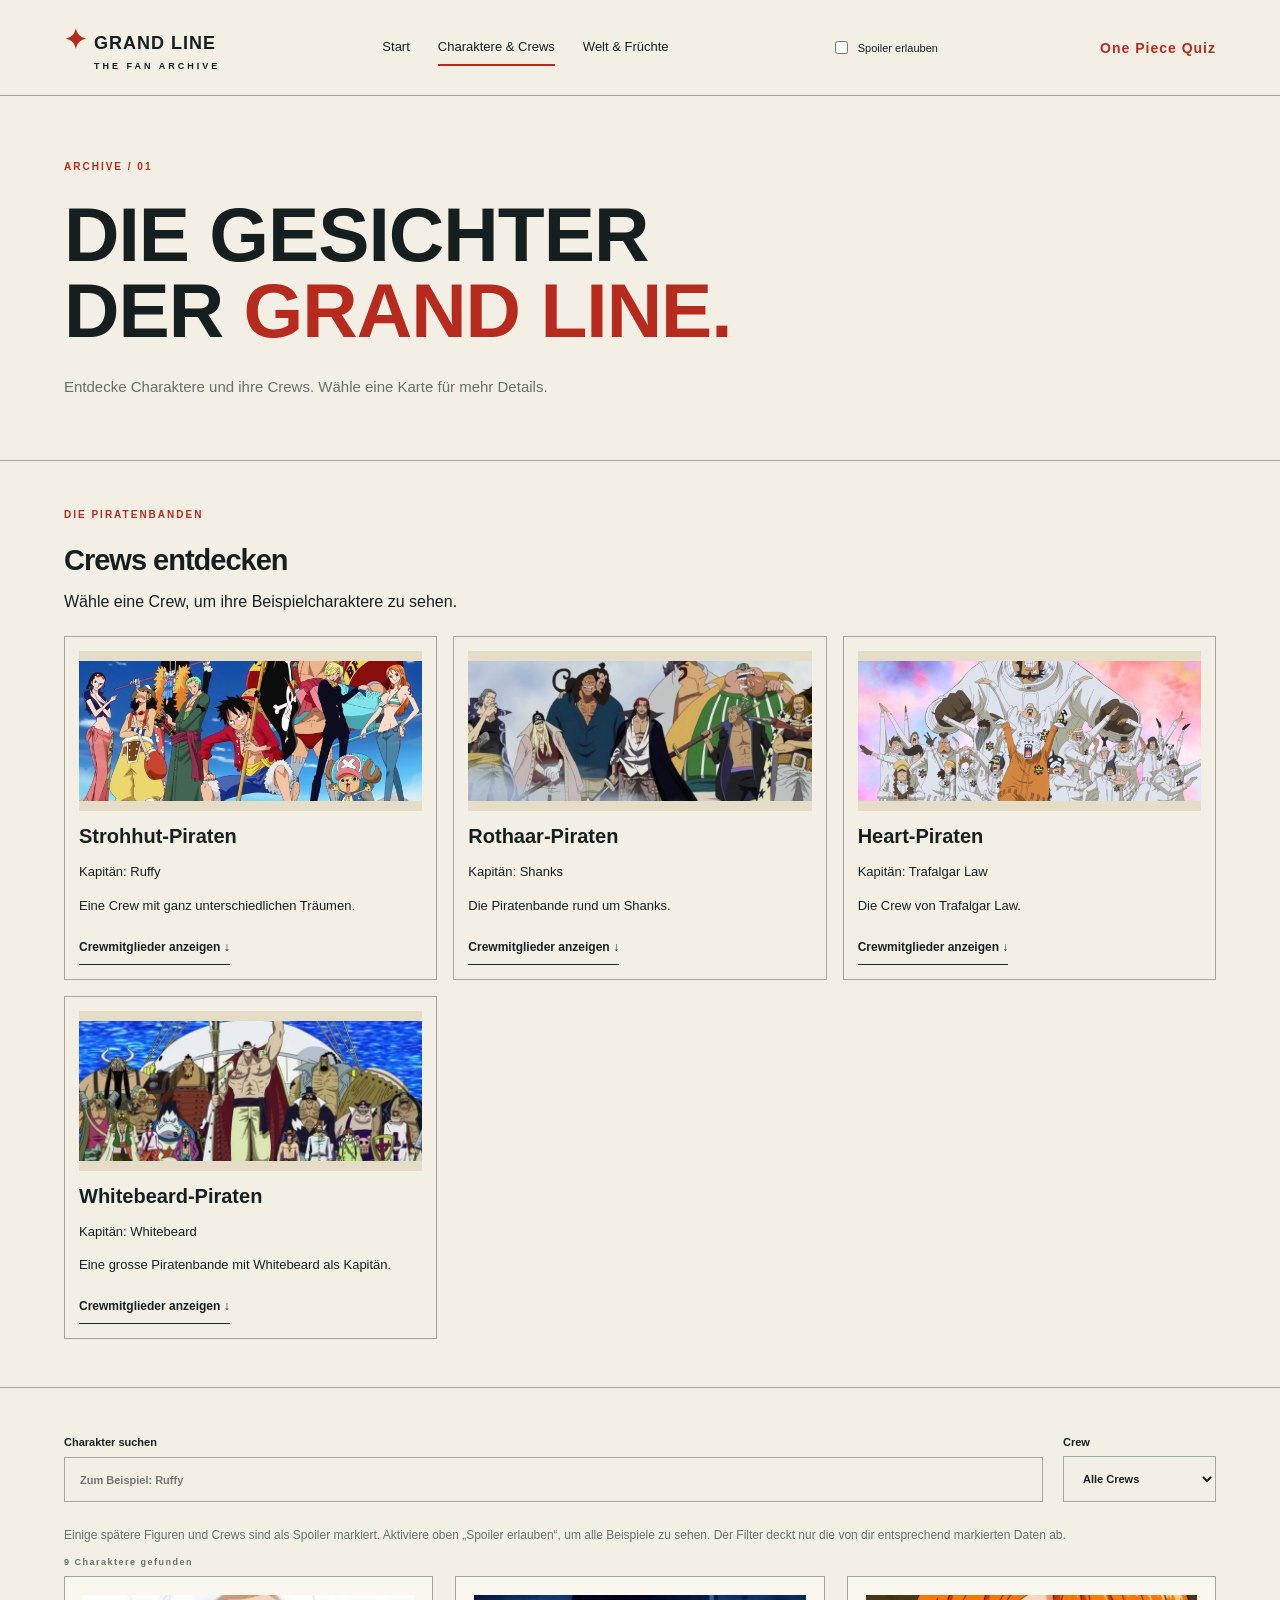
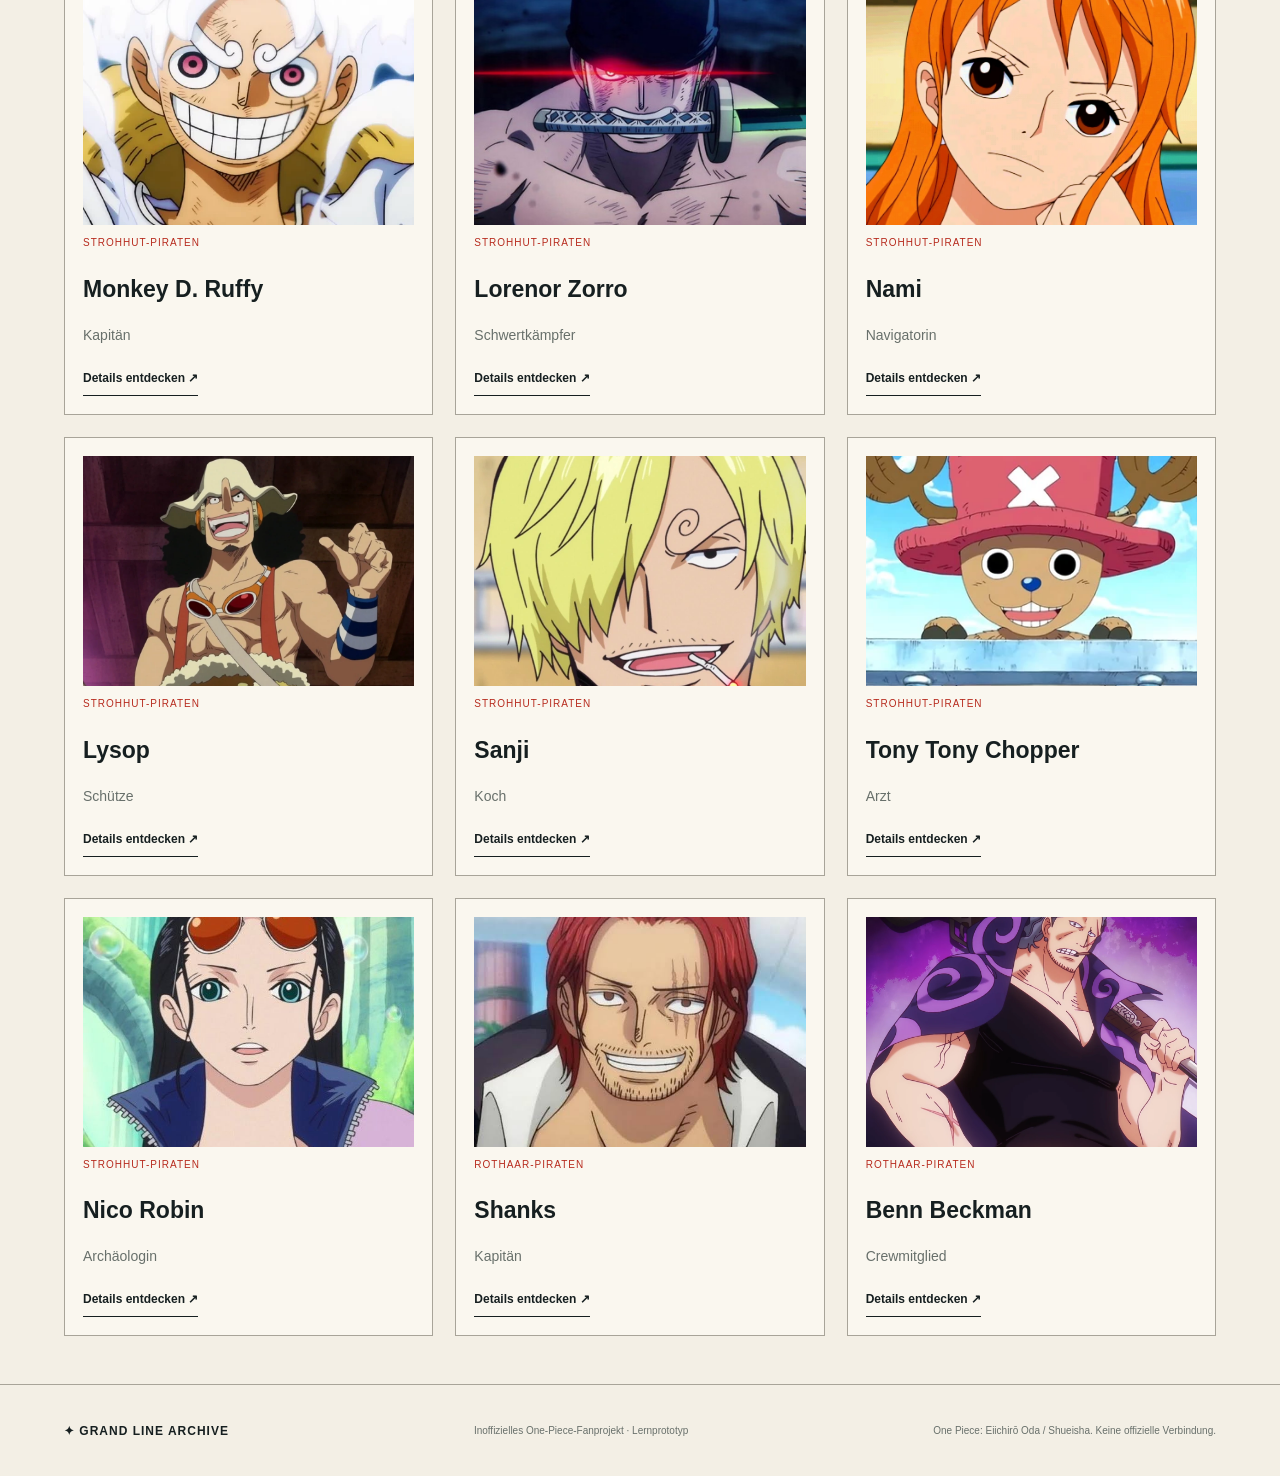
<file: charaktere.html>
<!doctype html>
<html lang="de">

<head>
  <meta charset="utf-8">
  <meta name="viewport" content="width=device-width, initial-scale=1">
  <title>Charaktere & Crews · Grand Line Archive</title>
  <link rel="stylesheet" href="style.css">
  <!-- Nur noch EINE JavaScript-Datei: Daten oben, Funktionen darunter. -->
  <script src="app.js" defer></script>
</head>

<body>
  <a class="skip" href="#main">Zum Inhalt</a>
  <!-- Navigation, Quiz-Link und Spoiler-Schalter: einmal zentral in app.js ändern. -->
  <header id="site-header"></header>

  <!-- HIER bearbeitest du die Überschriften und Inhalte dieser Seite. -->
  <main id="main">
    <section class="page-title">
      <p class="eyebrow">ARCHIVE / 01</p>
      <h1>DIE GESICHTER<br>DER <em>GRAND LINE.</em>
      </h1>
      <p>Entdecke Charaktere und ihre Crews. Wähle eine Karte für mehr Details.</p>
    </section>
    <section class="section">
      <p class="eyebrow">DIE PIRATENBANDEN</p>
      <h2>Crews entdecken</h2>
      <p>Wähle eine Crew, um ihre Beispielcharaktere zu sehen.</p>
      <div id="crews" class="crew-grid">
      </div>
    </section>
    <section class="section">
      <div class="tools">
        <label class="search">Charakter suchen<input id="search" type="search" placeholder="Zum Beispiel: Ruffy">
        </label>
        <label>Crew
          <select id="crew">
            <option value="all">Alle Crews</option>
          </select>
        </label>
      </div>
      <p id="result-count" class="micro" aria-live="polite">
      </p>
      <div id="characters" class="cards">
      </div>
      <p id="empty" hidden>Kein Treffer. Versuche einen anderen Namen oder eine andere Crew.</p>
    </section>
  </main>

  <!-- Fusszeile und Detailfenster werden ebenfalls zentral eingesetzt. -->
  <footer id="site-footer"></footer>
  <dialog id="details" aria-labelledby="detail-title">
    <button class="close" type="button" aria-label="Details schliessen">×</button>
    <div id="detail-content"></div>
  </dialog>
  <noscript>Bitte aktiviere JavaScript für Navigation, Karten, Suche und Filter. Die drei Seiten: <a
      href="index.html">Start</a>, <a href="charaktere.html">Charaktere & Crews</a>, <a href="welt.html">Welt &
      Früchte</a>.</noscript>
</body>

</html>
</file>
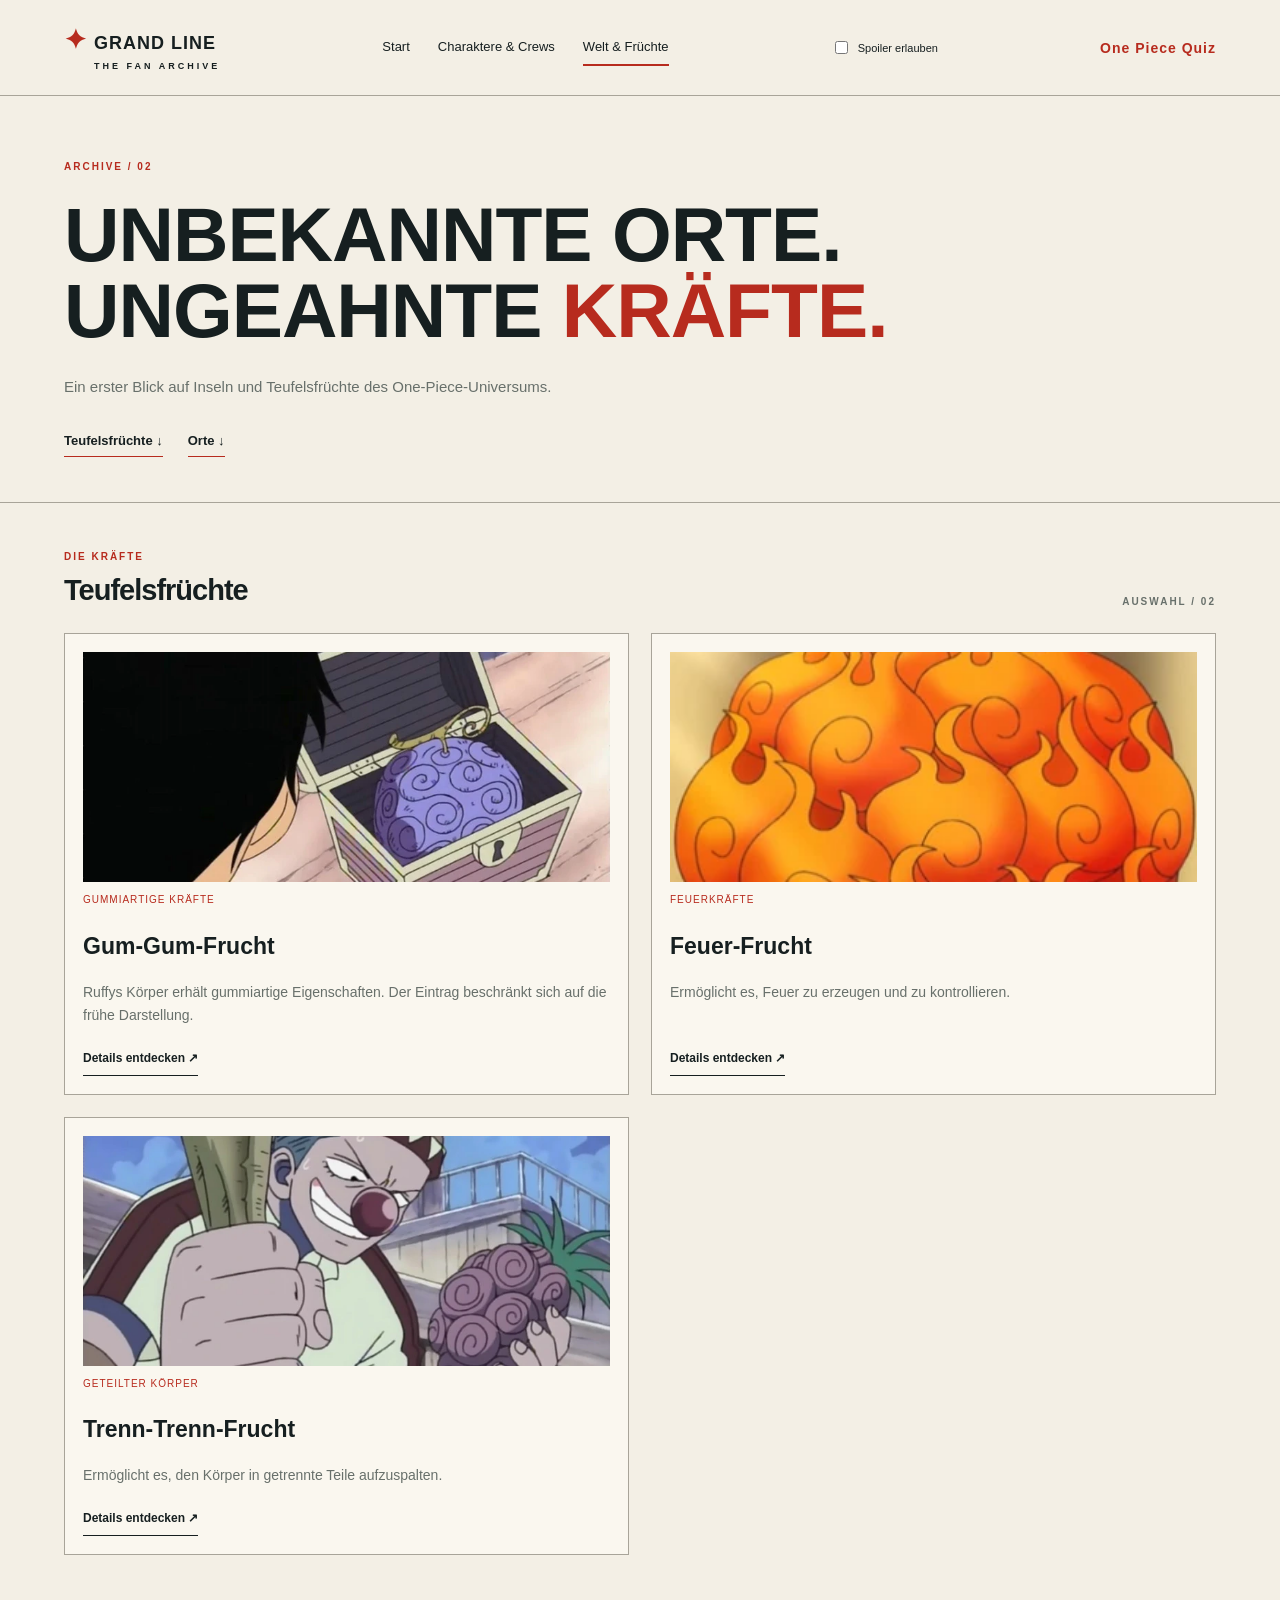
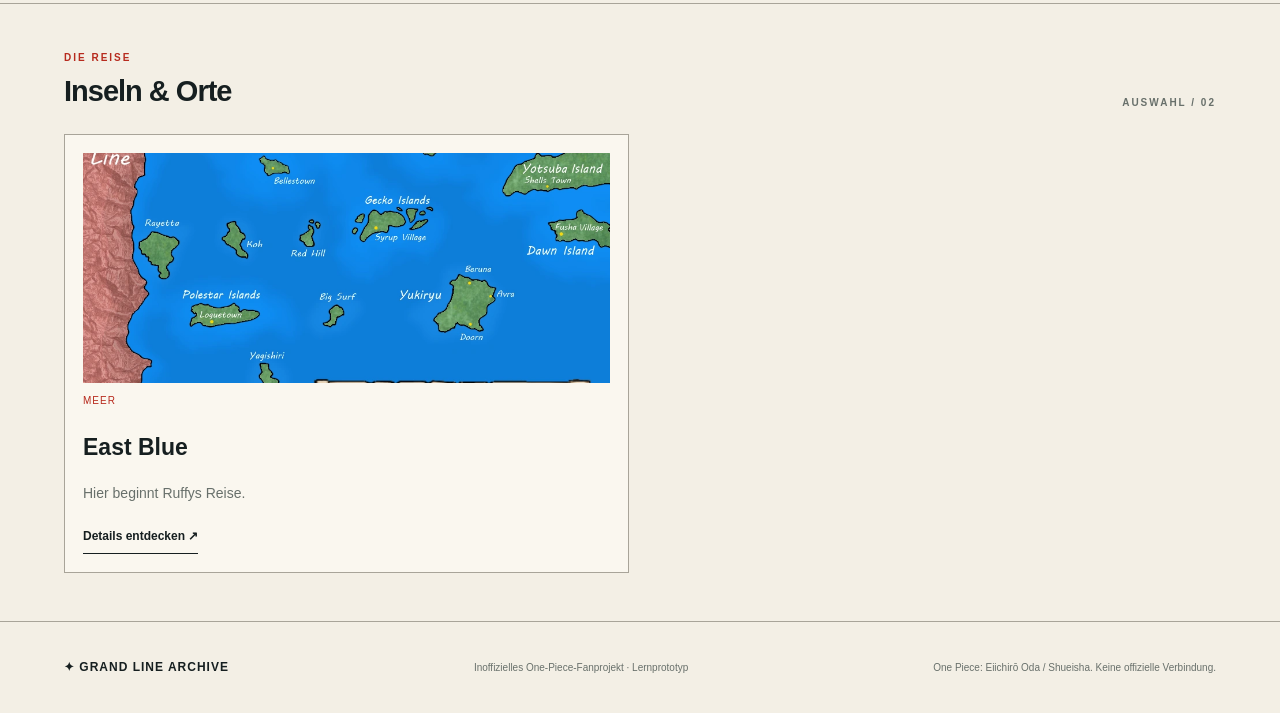
<file: welt.html>
<!doctype html>
<html lang="de">

<head>
  <meta charset="utf-8">
  <meta name="viewport" content="width=device-width, initial-scale=1">
  <title>Welt & Früchte · Grand Line Archive</title>
  <link rel="stylesheet" href="style.css">
  <!-- Nur noch EINE JavaScript-Datei: Daten oben, Funktionen darunter. -->
  <script src="app.js" defer></script>
</head>

<body>
  <a class="skip" href="#main">Zum Inhalt</a>
  <!-- Navigation, Quiz-Link und Spoiler-Schalter: einmal zentral in app.js ändern. -->
  <header id="site-header"></header>

  <!-- HIER bearbeitest du die Überschriften und Inhalte dieser Seite. -->
  <main id="main">
    <section class="page-title">
      <p class="eyebrow">ARCHIVE / 02</p>
      <h1>UNBEKANNTE ORTE.<br>UNGEAHNTE <em>KRÄFTE.</em>
      </h1>
      <p>Ein erster Blick auf Inseln und Teufelsfrüchte des One-Piece-Universums.</p>
      <div class="jump">
        <a href="#fruechte">Teufelsfrüchte ↓</a>
        <a href="#orte">Orte ↓</a>
      </div>
    </section>
    <section class="section" id="fruechte">
      <div class="section-heading">
        <div>
          <p class="eyebrow">DIE KRÄFTE</p>
          <h2>Teufelsfrüchte</h2>
        </div>
        <span class="issue">AUSWAHL / 02</span>
      </div>
      <div id="fruits" class="cards two">
      </div>
    </section>
    <section class="section" id="orte">
      <div class="section-heading">
        <div>
          <p class="eyebrow">DIE REISE</p>
          <h2>Inseln & Orte</h2>
        </div>
        <span class="issue">AUSWAHL / 02</span>
      </div>
      <div id="places" class="cards two">
      </div>
    </section>
  </main>

  <!-- Fusszeile und Detailfenster werden ebenfalls zentral eingesetzt. -->
  <footer id="site-footer"></footer>
  <dialog id="details" aria-labelledby="detail-title">
    <button class="close" type="button" aria-label="Details schliessen">×</button>
    <div id="detail-content"></div>
  </dialog>
  <noscript>Bitte aktiviere JavaScript für Navigation, Karten, Suche und Filter. Die drei Seiten: <a
      href="index.html">Start</a>, <a href="charaktere.html">Charaktere & Crews</a>, <a href="welt.html">Welt &
      Früchte</a>.</noscript>
</body>

</html>
</file>
<file: style.css>
/* FARBEN – diese Variablen gelten überall */
:root {
   --bg: #f3efe5;
   --ink: #161f20;
   --red: #b72b1e;
   --gold: #a78944;
   --line: #a8a499;
   --muted: #68706b
}

* {
   box-sizing: border-box
}

html {
   scroll-behavior: smooth;
   scroll-padding-top: 24px
}

body {
   margin: 0;
   background: var(--bg);
   color: var(--ink);
   font-family: Arial, Helvetica, sans-serif
}

a {
   color: inherit;
   text-decoration: none
}

button,
input,
select {
   font: inherit
}

button,
a,
input,
select {
   touch-action: manipulation
}

a:focus-visible,
button:focus-visible,
input:focus-visible,
select:focus-visible {
   outline: 3px solid var(--red);
   outline-offset: 5px
}

/* KOPFZEILE UND NAVIGATION */
header {
   padding: 24px 5%;
   display: flex;
   align-items: center;
   justify-content: space-between;
   border-bottom: 1px solid var(--line);
   gap: 24px
}

.brand {
   font-weight: 900;
   letter-spacing: 1px;
   font-size: 18px
}

.brand small {
   display: block;
   font-size: 9px;
   letter-spacing: 3px;
   margin: 5px 0 0 30px
}

.brand-icon {
   font-size: 27px;
   color: var(--red)
}

nav {
   display: flex;
   gap: 28px;
   font-size: 13px
}

nav a {
   padding: 10px 0
}

nav a[aria-current] {
   border-bottom: 2px solid var(--red)
}

.spoiler {
   font-size: 11px;
   display: flex;
   align-items: center;
   gap: 7px
}

input[type=checkbox] {
   accent-color: var(--red)
}

/* STARTSEITE: GROSSER EINSTIEG */
.hero {
   display: grid;
   grid-template-columns: 1.2fr 1fr;
   min-height: 530px;
   border-bottom: 1px solid var(--line)
}

.hero-copy {
   padding: 65px 0 55px 8.4%
}

.eyebrow,
.micro,
.issue,
.tag {
   font-size: 10px;
   font-weight: 700;
   letter-spacing: 2px
}

.eyebrow {
   color: var(--red);
   margin: 0 0 24px
}

h1 {
   font-family: Impact, 'Arial Narrow', sans-serif;
   font-size: clamp(48px, 6.4vw, 100px);
   font-weight: 900;
   line-height: .99;
   letter-spacing: -1px;
   margin: 0 0 25px
}

h1 em {
   font-style: normal;
   color: var(--red)
}

.intro,
.page-title>p:last-of-type {
   font-size: 15px;
   line-height: 1.8;
   color: var(--muted)
}

.button {
   display: inline-flex;
   gap: 40px;
   background: var(--red);
   color: white;
   padding: 18px 23px;
   font-weight: 700;
   font-size: 13px;
   margin: 18px 0 25px
}

.button:hover {
   background: #932a21
}

.micro {
   font-size: 9px;
   letter-spacing: 1.5px;
   color: var(--muted)
}

.chart {
   position: relative;
   margin: 30px 30px 30px 40px;
   display: grid;
   place-items: center;
   overflow: hidden;
   background: repeating-linear-gradient(0deg, transparent 0 39px, #d6cfbc66 40px), repeating-linear-gradient(90deg, transparent 0 39px, #d6cfbc66 40px), #e6e1d1;
   border: 1px solid #d6cfbc
}

.chart:before,
.chart:after {
   content: '';
   position: absolute;
   width: 290px;
   height: 290px;
   border: 1px solid #b5ad95;
   border-radius: 50%
}

.chart:after {
   width: 370px;
   height: 370px;
   border-style: dashed
}

.compass {
   font-size: 300px;
   color: #526664;
   line-height: 1;
   transform: rotate(18deg);
   text-shadow: 6px 6px 0 #d1b36e
}

.north {
   position: absolute;
   top: 27px;
   font-family: Georgia, serif
}

.chart-label {
   position: absolute;
   bottom: 30px;
   left: 25px;
   font-family: Georgia, serif;
   font-size: 24px;
   letter-spacing: 3px
}

.chart-label small {
   font: 8px Arial;
   letter-spacing: 2px
}

.coordinate {
   position: absolute;
   right: 14px;
   top: 25px;
   writing-mode: vertical-rl;
   font-size: 8px;
   letter-spacing: 3px
}

/* INHALTSBEREICHE UND KATEGORIEN */
.section {
   padding: 48px 5%;
   border-bottom: 1px solid var(--line)
}

.section-heading {
   display: flex;
   justify-content: space-between;
   align-items: end;
   gap: 15px;
   margin-bottom: 26px
}

.section-heading .eyebrow {
   margin-bottom: 12px
}

h2 {
   font-size: 29px;
   letter-spacing: -1px;
   margin: 0
}

h3 {
   margin: 14px 0;
   font-size: 23px
}

.issue {
   color: var(--muted);
   white-space: nowrap
}

.category-grid {
   display: grid;
   grid-template-columns: repeat(3, 1fr);
   gap: 18px
}

.category {
   padding: 25px;
   min-height: 220px;
   position: relative;
   transition: transform .2s
}

.category:hover {
   transform: translateY(-4px)
}

.category>span:first-child {
   font-size: 9px;
   letter-spacing: 2px
}

.category h3 {
   font-size: 37px;
   line-height: 1.05;
   margin-top: 35px
}

.red {
   background: var(--red);
   color: #fff4db
}

.gold {
   background: var(--gold)
}

.blue {
   background: #304d50;
   color: #f3efe5
}

.arrow {
   position: absolute;
   right: 22px;
   bottom: 22px;
   font-size: 30px
}

/* ANIME UND MANGA */
.releases {
   display: grid;
   grid-template-columns: 1.3fr 1fr 1fr;
   gap: 25px
}

.releases p,
.card p {
   font-size: 14px;
   line-height: 1.65;
   color: var(--muted)
}

.releases article {
   border-left: 1px solid var(--line);
   padding-left: 24px
}

.releases small {
   color: var(--muted);
   font-size: 11px
}

.tag {
   display: inline-block;
   color: var(--red);
   border: 1px solid #b8362b55;
   padding: 7px 10px;
   font-size: 9px
}

/* FUSSZEILE */
footer {
   display: flex;
   align-items: center;
   justify-content: space-between;
   gap: 20px;
   padding: 30px 5%
}

footer .brand {
   font-size: 12px
}

footer p {
   font-size: 10px;
   color: var(--muted)
}

/* UNTERSEITEN */
.page-title {
   padding: 65px 5% 45px;
   border-bottom: 1px solid var(--line)
}

.page-title h1 {
   font-size: clamp(42px, 6vw, 85px)
}

/* SUCHE UND FILTER */
.tools {
   display: flex;
   gap: 20px;
   margin-bottom: 24px
}

.tools label {
   font-size: 11px;
   font-weight: bold;
   display: grid;
   gap: 8px
}

.search {
   flex: 1
}

input[type=search],
select {
   width: 100%;
   padding: 15px;
   background: transparent;
   border: 1px solid #a8a99e;
   border-radius: 0;
   color: var(--ink)
}

/* KARTEN */
.cards {
   display: grid;
   grid-template-columns: repeat(3, 1fr);
   gap: 22px
}

.cards.two {
   grid-template-columns: repeat(2, 1fr)
}

.card {
   border: 1px solid var(--line);
   background: #faf7ef;
   padding: 18px
}

.poster {
   height: 210px;
   background: #e5ddc7;
   display: grid;
   place-content: center;
   text-align: center;
   position: relative;
   overflow: hidden
}

.poster .initial {
   font: 100px Impact, sans-serif;
   letter-spacing: -4px;
   color: #9b4935
}

.poster:after {
   content: 'BILDPLATZHALTER';
   font-size: 8px;
   letter-spacing: 3px;
   margin-top: 12px
}

.poster .wanted {
   font-family: Georgia, serif;
   font-weight: bold;
   font-size: 18px;
   letter-spacing: 6px
}

.card:nth-child(2n) .poster {
   background: #dce2d6
}

.card:nth-child(2n) .initial {
   color: #496859
}

.card h3 {
   margin-bottom: 7px
}

.card .meta {
   font-size: 10px;
   letter-spacing: 1px;
   text-transform: uppercase;
   color: var(--red)
}

.text-button {
   padding: 10px 0;
   border: 0;
   border-bottom: 1px solid var(--ink);
   background: none;
   cursor: pointer;
   font-weight: bold;
   font-size: 12px;
   color: var(--ink)
}

.jump {
   display: flex;
   gap: 25px;
   font-size: 13px;
   font-weight: bold;
   margin-top: 25px
}

.jump a {
   border-bottom: 1px solid var(--red);
   padding: 8px 0
}

/* DETAILFENSTER */
dialog {
   background: var(--bg);
   color: var(--ink);
   padding: 40px;
   border: 1px solid var(--line);
   width: min(560px, 90vw);
   max-height: 85vh
}

dialog::backdrop {
   background: #142023bb
}

.close {
   float: right;
   background: none;
   border: 0;
   font-size: 30px;
   cursor: pointer
}

.detail-copy {
   line-height: 1.8;
   color: var(--muted)
}

.spoiler-note {
   background: #e5ddc7;
   padding: 14px;
   font-size: 13px
}

.skip {
   position: absolute;
   top: -80px;
   padding: 12px;
   background: white;
   z-index: 2
}

.skip:focus {
   top: 10px
}

[hidden] {
   display: none !important
}

/* ANPASSUNG FÜR TABLETS */
@media(max-width:900px) {
   header {
      flex-wrap: wrap
   }

   nav {
      order: 3;
      width: 100%;
      justify-content: space-between;
      gap: 10px
   }

   .hero {
      grid-template-columns: 1fr 0.8fr
   }

   .hero-copy {
      padding: 45px 5%
   }

   .chart {
      margin: 20px 20px 20px 0
   }

   .compass {
      font-size: 230px
   }

   .chart:after {
      width: 280px;
      height: 280px
   }

   .chart:before {
      width: 220px;
      height: 220px
   }

   .chart-label {
      font-size: 16px
   }

   .releases {
      grid-template-columns: 1fr 1fr
   }

   .releases>div {
      grid-column: 1/-1
   }

   .cards {
      grid-template-columns: repeat(2, 1fr)
   }

   footer {
      flex-wrap: wrap
   }
}

/* ANPASSUNG FÜR HANDYS */
@media(max-width:600px) {
   .hero {
      grid-template-columns: 1fr
   }

   .hero-copy {
      padding: 40px 5% 20px
   }

   .chart {
      height: 290px;
      margin: 10px 5% 25px
   }

   .hero h1 {
      font-size: 60px
   }

   .category-grid,
   .cards,
   .cards.two,
   .releases {
      grid-template-columns: 1fr
   }

   .category {
      min-height: 180px
   }

   .category h3 {
      margin-top: 25px
   }

   .section {
      padding: 32px 5%
   }

   .section-heading {
      align-items: start
   }

   .issue {
      display: none
   }

   .tools {
      flex-direction: column
   }

   .releases article {
      border-left: 0;
      border-top: 1px solid var(--line);
      padding: 20px 0 0
   }

   .brand {
      font-size: 15px
   }

   .spoiler {
      font-size: 10px
   }

   nav {
      font-size: 11px
   }

   h2 {
      font-size: 25px
   }

   .poster {
      height: 230px
   }

   footer {
      display: block
   }

   footer p {
      line-height: 1.7
   }
}

@media(prefers-reduced-motion:reduce) {
   html {
      scroll-behavior: auto
   }

   * {
      transition: none !important
   }
}



/* BILDER UND PLATZHALTER */
.media {
   position: relative;
   overflow: hidden;
   background: #e5ddc7;
   min-height: 160px;
   display: grid;
   place-items: center
}

.media-image {
   display: block;
   width: 100%;
   height: 230px;
   object-fit: cover
}

.image-fallback {
   min-height: 190px;
   display: grid;
   place-content: center;
   text-align: center;
   padding: 16px;
   color: #765b43;
   gap: 10px;
   width: 100%
}

.image-fallback strong {
   font-family: Georgia, serif;
   font-size: 25px
}

.image-fallback small {
   font-size: 10px;
   letter-spacing: 1px
}

.image-fallback code {
   font-size: 10px;
   overflow-wrap: anywhere
}

#hero-fallback {
   display: grid;
   place-items: center;
   width: 100%;
   height: 100%;
   min-height: 350px
}

#hero-visual .media {
   height: 100%;
   width: 100%
}

#hero-visual .media-image {
   height: 100%;
   min-height: 350px
}

#hero-visual:has(.media):before,
#hero-visual:has(.media):after {
   display: none
}

/* CREW-KARTEN */
.crew-grid {
   display: grid;
   grid-template-columns: repeat(3, 1fr);
   gap: 16px;
   margin-top: 25px
}

.crew-card {
   border: 1px solid var(--line);
   padding: 14px
}

.crew-card h3 {
   font-size: 20px
}

.crew-card p {
   font-size: 13px;
   line-height: 1.6
}

.crew-card .media-image {
   height: 140px
}

.crew-card .image-fallback {
   min-height: 140px
}

/* VERÖFFENTLICHUNGSKARTEN */
.release-cards {
   display: grid;
   grid-template-columns: 1fr 1fr;
   gap: 24px;
   grid-column: span 2
}

.release-cards article {
   min-width: 0
}

.release-cards .media-image {
   height: 150px
}

.release-cards .image-fallback {
   min-height: 100px
}

.release-link {
   display: inline-block;
   color: var(--red);
   font-size: 12px;
   font-weight: bold;
   border-bottom: 1px solid;
   padding: 8px 0
}

.unconfigured {
   font-size: 12px;
   color: var(--muted);
   display: block;
   padding-top: 10px
}

.detail-media {
   margin-top: 20px
}

.detail-media .media-image {
   height: 280px;
   object-fit: contain
}

.detail-media .image-fallback {
   min-height: 120px
}

#detail-content .eyebrow {
   padding-right: 30px
}

.source-link {
   display: inline-block;
   margin-top: 12px;
   color: var(--red);
   font-size: 12px
}

.spoiler-hint {
   font-size: 12px;
   color: var(--muted);
   line-height: 1.6
}

.card {
   display: flex;
   flex-direction: column
}

.card>.text-button {
   margin-top: auto;
   align-self: start
}

@media(max-width:900px) {
   .crew-grid {
      grid-template-columns: repeat(2, 1fr)
   }

   .release-cards {
      grid-column: 1/-1
   }
}

@media(max-width:600px) {

   .crew-grid,
   .release-cards {
      grid-template-columns: 1fr
   }

   .release-cards article {
      border-top: 1px solid var(--line)
   }

   #hero-fallback {
      min-height: 290px
   }

   .media-image {
      height: 250px
   }
}

/* QUIZ-LINK – jetzt auf Desktop UND Handy aktiv, ausserhalb von @media. */
.quiz-link {
   font-family: Arial, sans-serif;
   font-size: 14px;
   font-weight: 700;
   color: var(--red);
   letter-spacing: 1px;
}

.quiz-link:hover {
   text-decoration: underline;
}
</file>
